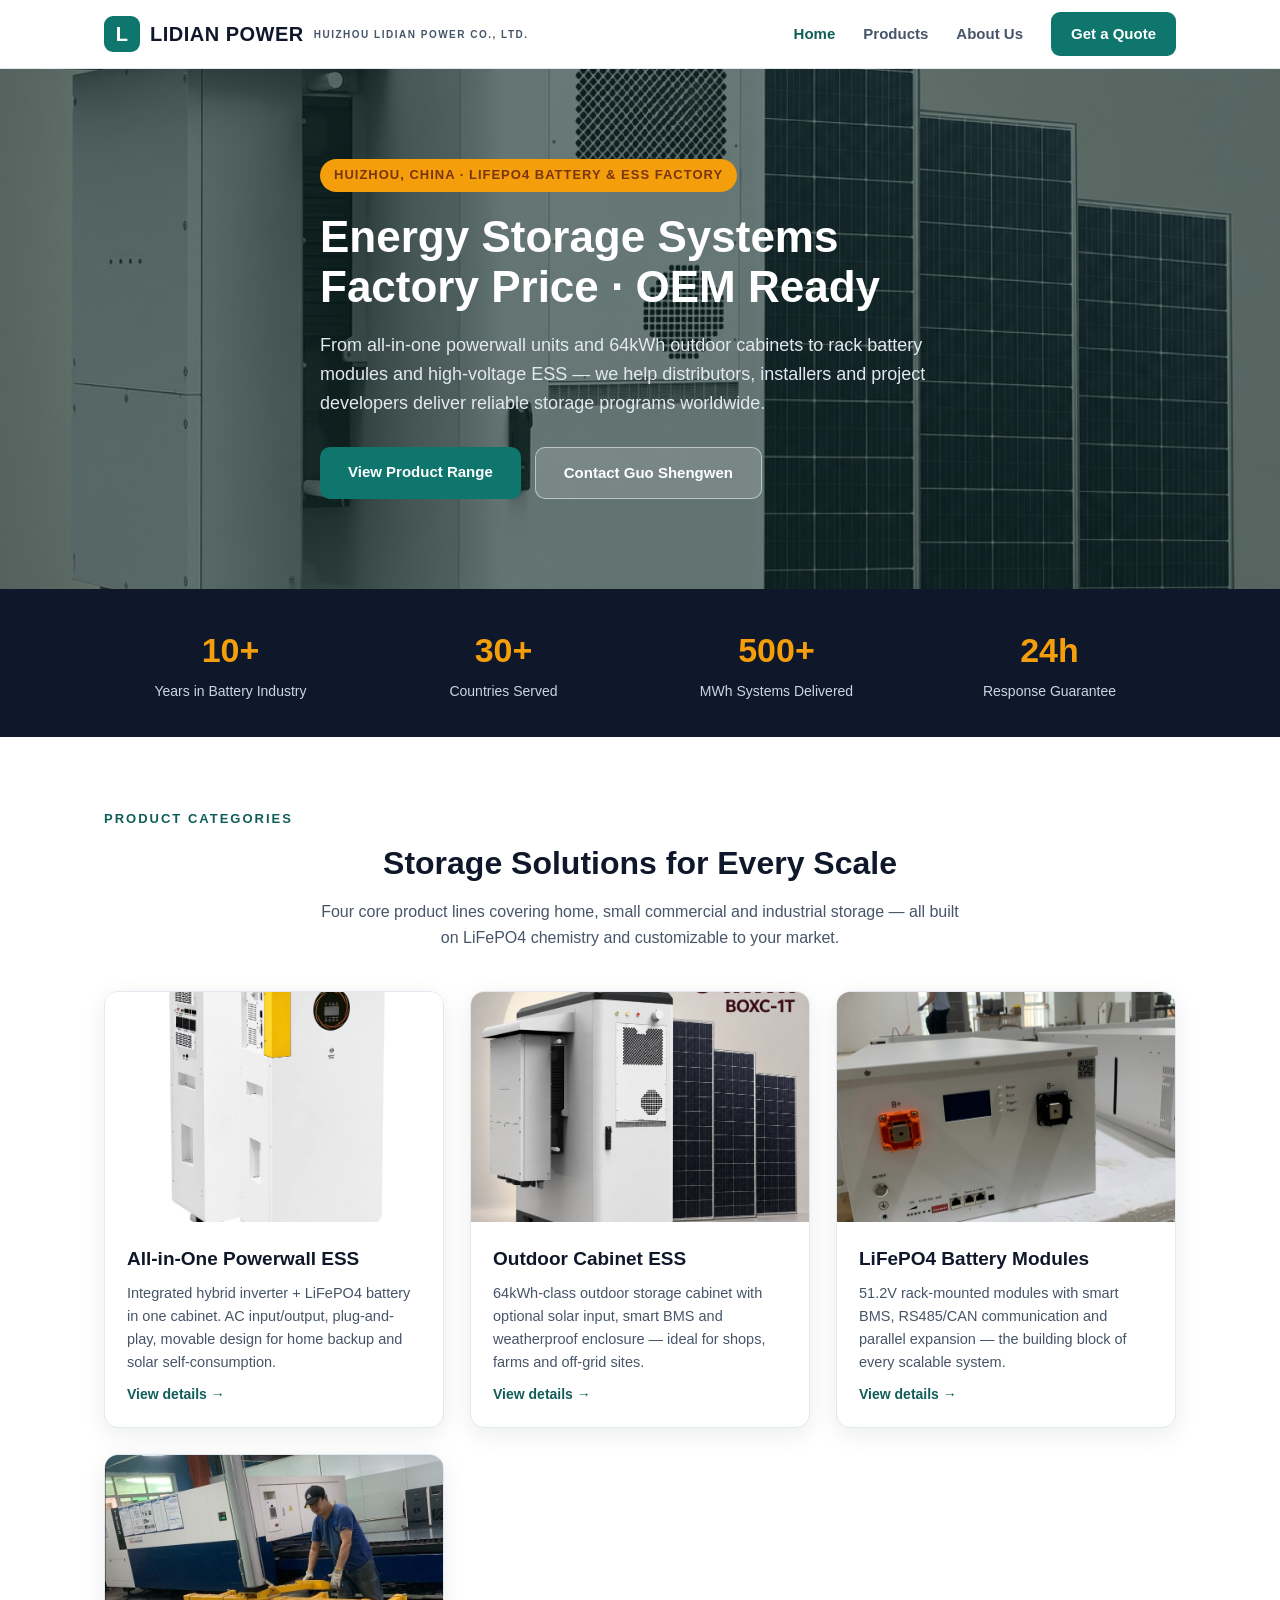
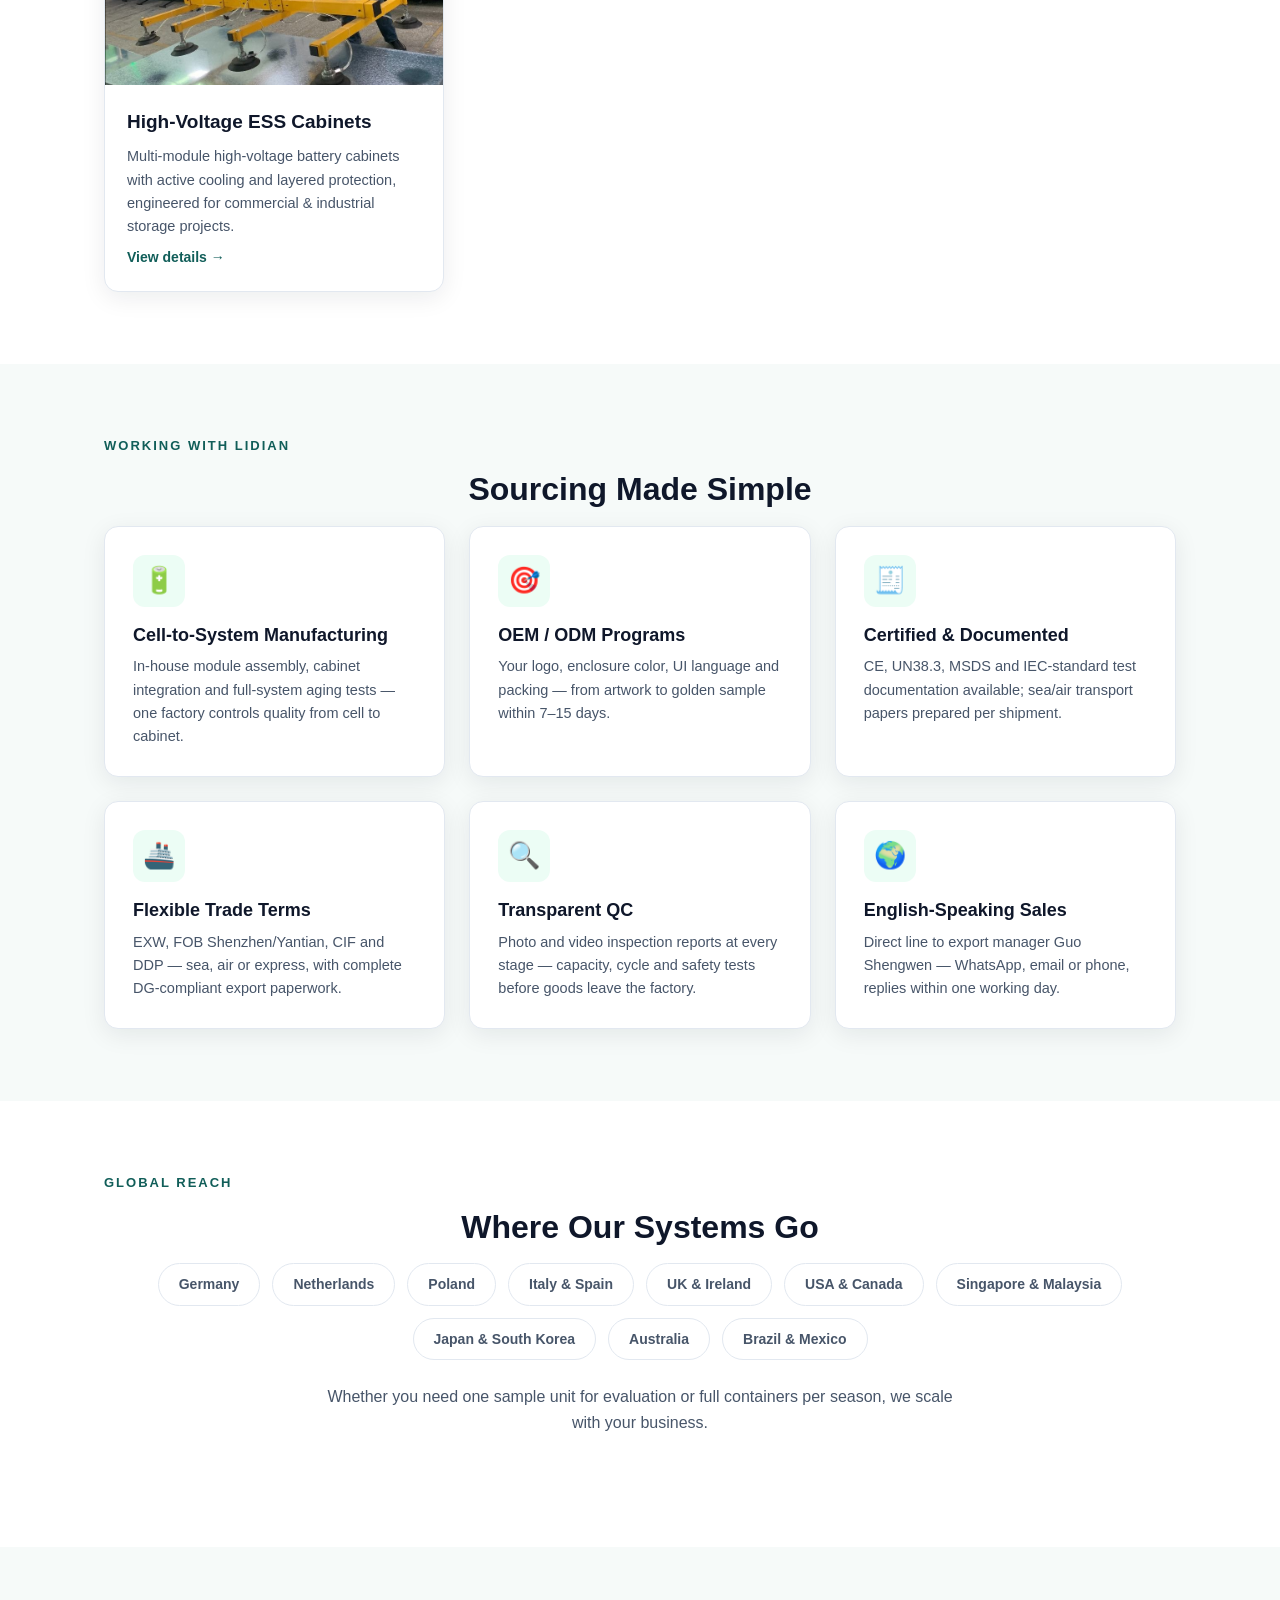
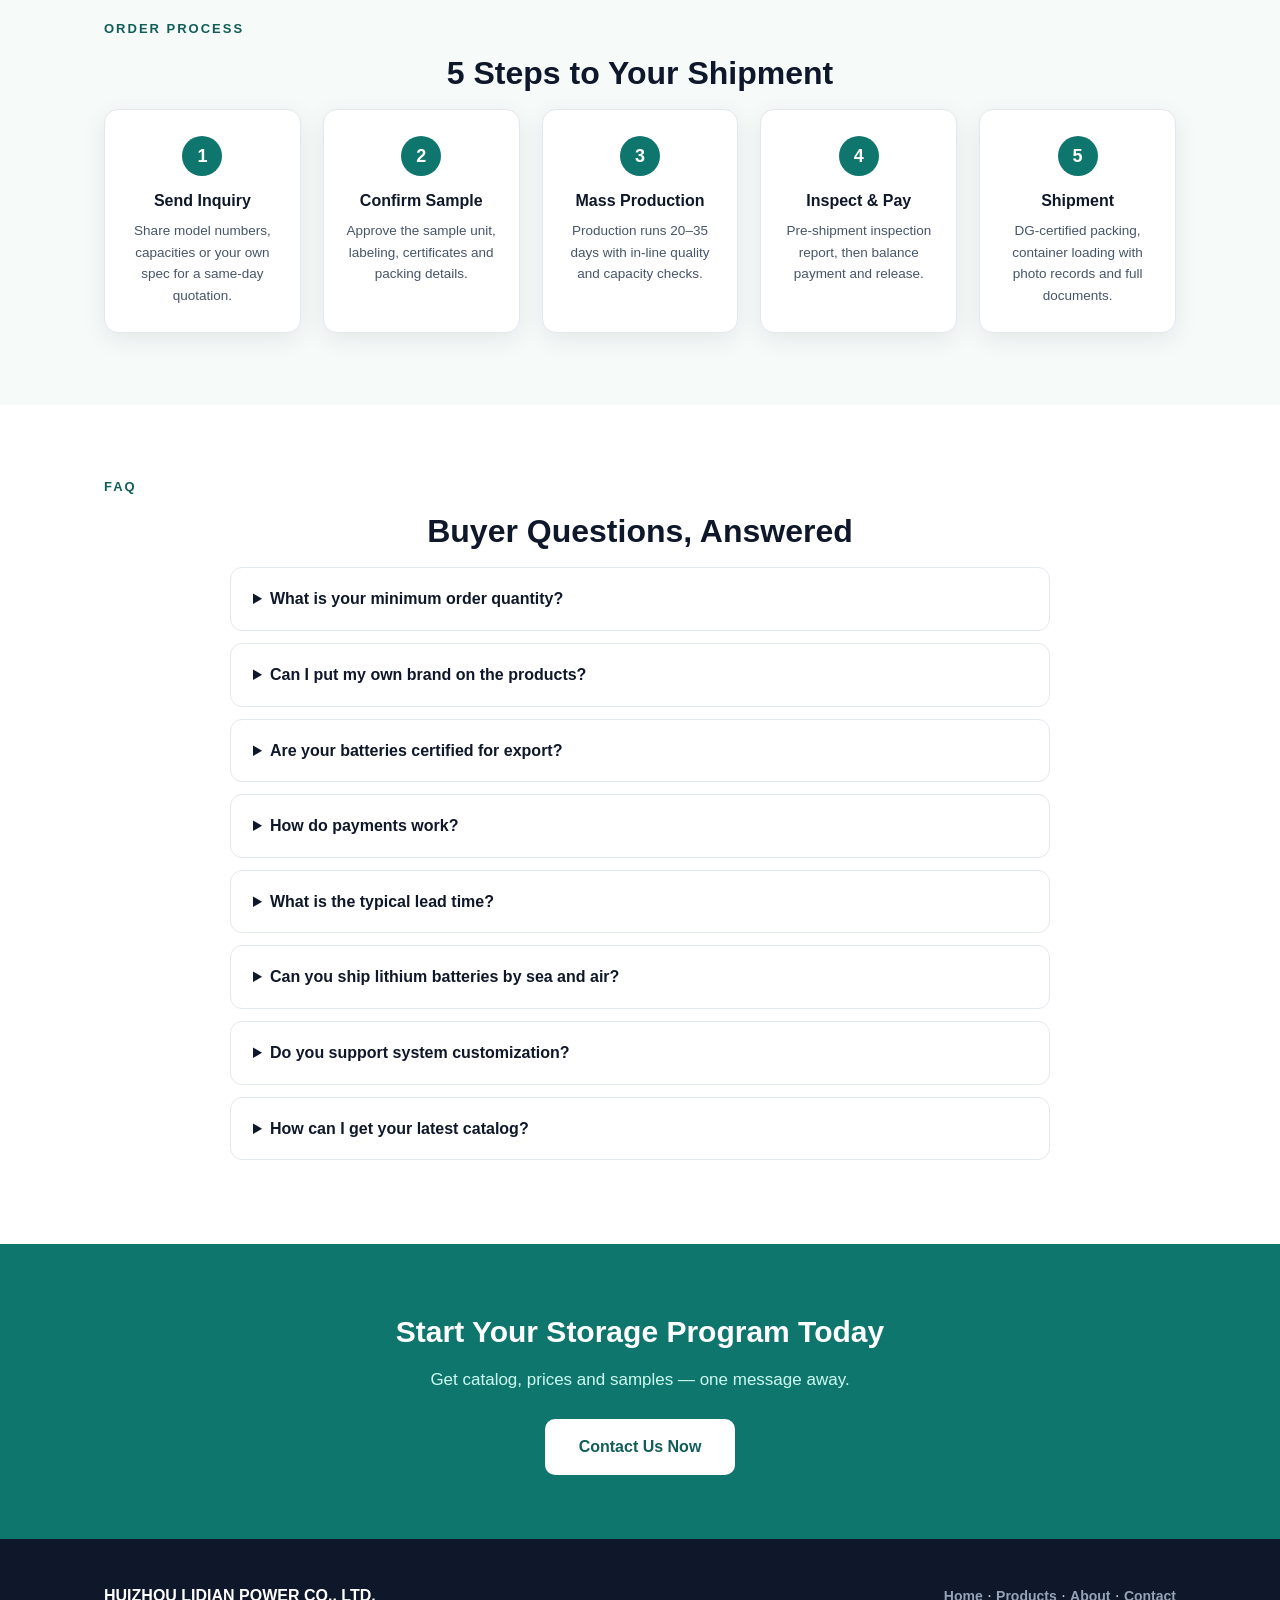
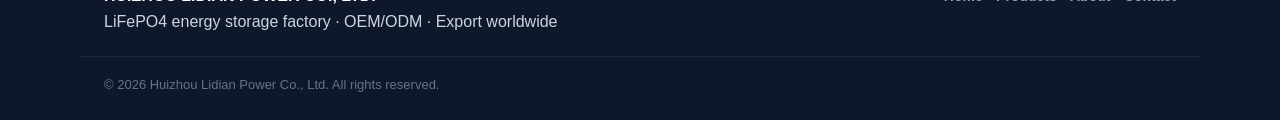
<file: index.html>
<!DOCTYPE html>
<html lang="en">
<head>
<meta charset="UTF-8">
<meta name="viewport" content="width=device-width, initial-scale=1.0">
<title>LiFePO4 Energy Storage Manufacturer &amp; OEM Supplier | LIDIAN POWER — Huizhou Lidian Power Co., Ltd.</title>
<meta name="description" content="Huizhou Lidian Power Co., Ltd. manufactures LiFePO4 energy storage systems: all-in-one powerwall ESS, 64kWh outdoor cabinet ESS, rack battery modules and high-voltage ESS cabinets. OEM/ODM, factory-direct, export worldwide.">
<link rel="icon" href="data:image/svg+xml,%3Csvg xmlns='http://www.w3.org/2000/svg' viewBox='0 0 32 32'%3E%3Crect width='32' height='32' rx='6' fill='%230f766e'/%3E%3Ctext x='16' y='22' font-size='15' font-family='Arial' font-weight='bold' fill='white' text-anchor='middle'%3EL%3C/text%3E%3C/svg%3E">
<link rel="stylesheet" href="css/style.css">
</head>
<body>

<header class="site-header">
  <div class="container nav-wrap">
    <a href="index.html" class="brand"><span class="brand-mark">L</span> LIDIAN POWER <small>HUIZHOU LIDIAN POWER CO., LTD.</small></a>
    <nav class="nav">
      <a href="index.html" class="active">Home</a>
      <a href="products.html">Products</a>
      <a href="about.html">About Us</a>
      <a href="contact.html" class="nav-cta">Get a Quote</a>
    </nav>
  </div>
</header>

<section class="hero" style="background-image:linear-gradient(rgba(13,42,39,.6),rgba(13,42,39,.6)),url('images/cabinet-64kwh.jpg');">
  <div class="container hero-inner">
    <p class="hero-kicker">Huizhou, China · LiFePO4 Battery &amp; ESS Factory</p>
    <h1>Energy Storage Systems<br>Factory Price · OEM Ready</h1>
    <p class="hero-sub">From all-in-one powerwall units and 64kWh outdoor cabinets to rack battery modules and high-voltage ESS — we help distributors, installers and project developers deliver reliable storage programs worldwide.</p>
    <div class="hero-actions">
      <a href="products.html" class="btn btn-primary">View Product Range</a>
      <a href="contact.html" class="btn btn-ghost">Contact Guo Shengwen</a>
    </div>
  </div>
</section>

<section class="stats-bar">
  <div class="container stats-grid">
    <div><strong>10+</strong><span>Years in Battery Industry</span></div>
    <div><strong>30+</strong><span>Countries Served</span></div>
    <div><strong>500+</strong><span>MWh Systems Delivered</span></div>
    <div><strong>24h</strong><span>Response Guarantee</span></div>
  </div>
</section>

<section class="section">
  <div class="container">
    <p class="section-kicker">Product Categories</p>
    <h2 class="section-title">Storage Solutions for Every Scale</h2>
    <p class="section-sub">Four core product lines covering home, small commercial and industrial storage — all built on LiFePO4 chemistry and customizable to your market.</p>
    <div class="card-grid">
      <a class="product-card" href="products.html#powerwall">
        <img src="images/powerwall-pair.jpg" alt="All-in-one powerwall energy storage system wholesale" loading="lazy">
        <div class="product-card-body">
          <h3>All-in-One Powerwall ESS</h3>
          <p>Integrated hybrid inverter + LiFePO4 battery in one cabinet. AC input/output, plug-and-play, movable design for home backup and solar self-consumption.</p>
          <span class="link-more">View details →</span>
        </div>
      </a>
      <a class="product-card" href="products.html#cabinet">
        <img src="images/cabinet-64kwh.jpg" alt="64kWh outdoor cabinet energy storage system" loading="lazy">
        <div class="product-card-body">
          <h3>Outdoor Cabinet ESS</h3>
          <p>64kWh-class outdoor storage cabinet with optional solar input, smart BMS and weatherproof enclosure — ideal for shops, farms and off-grid sites.</p>
          <span class="link-more">View details →</span>
        </div>
      </a>
      <a class="product-card" href="products.html#modules">
        <img src="images/battery-module.jpg" alt="LiFePO4 rack battery module manufacturer" loading="lazy">
        <div class="product-card-body">
          <h3>LiFePO4 Battery Modules</h3>
          <p>51.2V rack-mounted modules with smart BMS, RS485/CAN communication and parallel expansion — the building block of every scalable system.</p>
          <span class="link-more">View details →</span>
        </div>
      </a>
      <a class="product-card" href="products.html#hv-cabinet">
        <img src="images/battery-cabinet-inner.jpg" alt="High-voltage battery ESS cabinet wholesale" loading="lazy">
        <div class="product-card-body">
          <h3>High-Voltage ESS Cabinets</h3>
          <p>Multi-module high-voltage battery cabinets with active cooling and layered protection, engineered for commercial &amp; industrial storage projects.</p>
          <span class="link-more">View details →</span>
        </div>
      </a>
    </div>
  </div>
</section>

<section class="section section-alt">
  <div class="container">
    <p class="section-kicker">Working With Lidian</p>
    <h2 class="section-title">Sourcing Made Simple</h2>
    <div class="feature-grid">
      <div class="feature-card"><div class="feature-icon">🔋</div><h3>Cell-to-System Manufacturing</h3><p>In-house module assembly, cabinet integration and full-system aging tests — one factory controls quality from cell to cabinet.</p></div>
      <div class="feature-card"><div class="feature-icon">🎯</div><h3>OEM / ODM Programs</h3><p>Your logo, enclosure color, UI language and packing — from artwork to golden sample within 7–15 days.</p></div>
      <div class="feature-card"><div class="feature-icon">🧾</div><h3>Certified &amp; Documented</h3><p>CE, UN38.3, MSDS and IEC-standard test documentation available; sea/air transport papers prepared per shipment.</p></div>
      <div class="feature-card"><div class="feature-icon">🚢</div><h3>Flexible Trade Terms</h3><p>EXW, FOB Shenzhen/Yantian, CIF and DDP — sea, air or express, with complete DG-compliant export paperwork.</p></div>
      <div class="feature-card"><div class="feature-icon">🔍</div><h3>Transparent QC</h3><p>Photo and video inspection reports at every stage — capacity, cycle and safety tests before goods leave the factory.</p></div>
      <div class="feature-card"><div class="feature-icon">🌍</div><h3>English-Speaking Sales</h3><p>Direct line to export manager Guo Shengwen — WhatsApp, email or phone, replies within one working day.</p></div>
    </div>
  </div>
</section>

<section class="section">
  <div class="container">
    <p class="section-kicker">Global Reach</p>
    <h2 class="section-title">Where Our Systems Go</h2>
    <div class="chips">
      <span class="chip">Germany</span><span class="chip">Netherlands</span><span class="chip">Poland</span><span class="chip">Italy &amp; Spain</span><span class="chip">UK &amp; Ireland</span><span class="chip">USA &amp; Canada</span><span class="chip">Singapore &amp; Malaysia</span><span class="chip">Japan &amp; South Korea</span><span class="chip">Australia</span><span class="chip">Brazil &amp; Mexico</span>
    </div>
    <p class="section-sub" style="margin-top:24px;">Whether you need one sample unit for evaluation or full containers per season, we scale with your business.</p>
  </div>
</section>

<section class="section section-alt">
  <div class="container">
    <p class="section-kicker">Order Process</p>
    <h2 class="section-title">5 Steps to Your Shipment</h2>
    <div class="steps">
      <div class="step"><span class="step-num">1</span><h3>Send Inquiry</h3><p>Share model numbers, capacities or your own spec for a same-day quotation.</p></div>
      <div class="step"><span class="step-num">2</span><h3>Confirm Sample</h3><p>Approve the sample unit, labeling, certificates and packing details.</p></div>
      <div class="step"><span class="step-num">3</span><h3>Mass Production</h3><p>Production runs 20–35 days with in-line quality and capacity checks.</p></div>
      <div class="step"><span class="step-num">4</span><h3>Inspect &amp; Pay</h3><p>Pre-shipment inspection report, then balance payment and release.</p></div>
      <div class="step"><span class="step-num">5</span><h3>Shipment</h3><p>DG-certified packing, container loading with photo records and full documents.</p></div>
    </div>
  </div>
</section>

<section class="section">
  <div class="container">
    <p class="section-kicker">FAQ</p>
    <h2 class="section-title">Buyer Questions, Answered</h2>
    <div class="faq">
      <details><summary>What is your minimum order quantity?</summary><p>MOQ starts from 1 unit for sample evaluation and 5–10 units for trial orders. Mixed containers combining different models are welcome.</p></details>
      <details><summary>Can I put my own brand on the products?</summary><p>Yes. We offer logo printing, custom enclosure colors, branded UI/labels and retail packing. OEM orders above agreed quantities carry no extra branding cost.</p></details>
      <details><summary>Are your batteries certified for export?</summary><p>Our LiFePO4 systems are built with grade-A cells and come with CE marking, UN38.3 test summary, MSDS and transport declarations. Third-party test reports can be arranged per model and market.</p></details>
      <details><summary>How do payments work?</summary><p>Standard terms are T/T with 30% deposit and balance against B/L copy. L/C at sight is available for orders above USD 50,000.</p></details>
      <details><summary>What is the typical lead time?</summary><p>20–35 days after sample approval and deposit, depending on model and quantity. Peak season (August–November) may need an extra 5–10 days.</p></details>
      <details><summary>Can you ship lithium batteries by sea and air?</summary><p>Yes. We ship Class 9 lithium battery cargo with UN38.3, proper DG packing and declarations. Sea freight (LCL/FCL) is routine; air freight is arranged case by case.</p></details>
      <details><summary>Do you support system customization?</summary><p>Absolutely — capacity, voltage platform, inverter matching, cabinet size, communication protocols (RS485/CAN/Bluetooth) and monitoring software can all be tailored.</p></details>
      <details><summary>How can I get your latest catalog?</summary><p>Email or message us on WhatsApp — we will send the full catalog with FOB prices and packing details within 24 hours.</p></details>
    </div>
  </div>
</section>

<section class="cta-band">
  <div class="container cta-inner">
    <h2>Start Your Storage Program Today</h2>
    <p>Get catalog, prices and samples — one message away.</p>
    <a href="contact.html" class="btn btn-primary btn-lg">Contact Us Now</a>
  </div>
</section>

<footer class="site-footer">
  <div class="container footer-wrap">
    <div>
      <strong>HUIZHOU LIDIAN POWER CO., LTD.</strong>
      <p>LiFePO4 energy storage factory · OEM/ODM · Export worldwide</p>
    </div>
    <div class="footer-links">
      <a href="index.html">Home</a> · <a href="products.html">Products</a> · <a href="about.html">About</a> · <a href="contact.html">Contact</a>
    </div>
  </div>
  <div class="container copyright">© 2026 Huizhou Lidian Power Co., Ltd. All rights reserved.</div>
</footer>

<script src="js/main.js"></script>
</body>
</html>
</file>
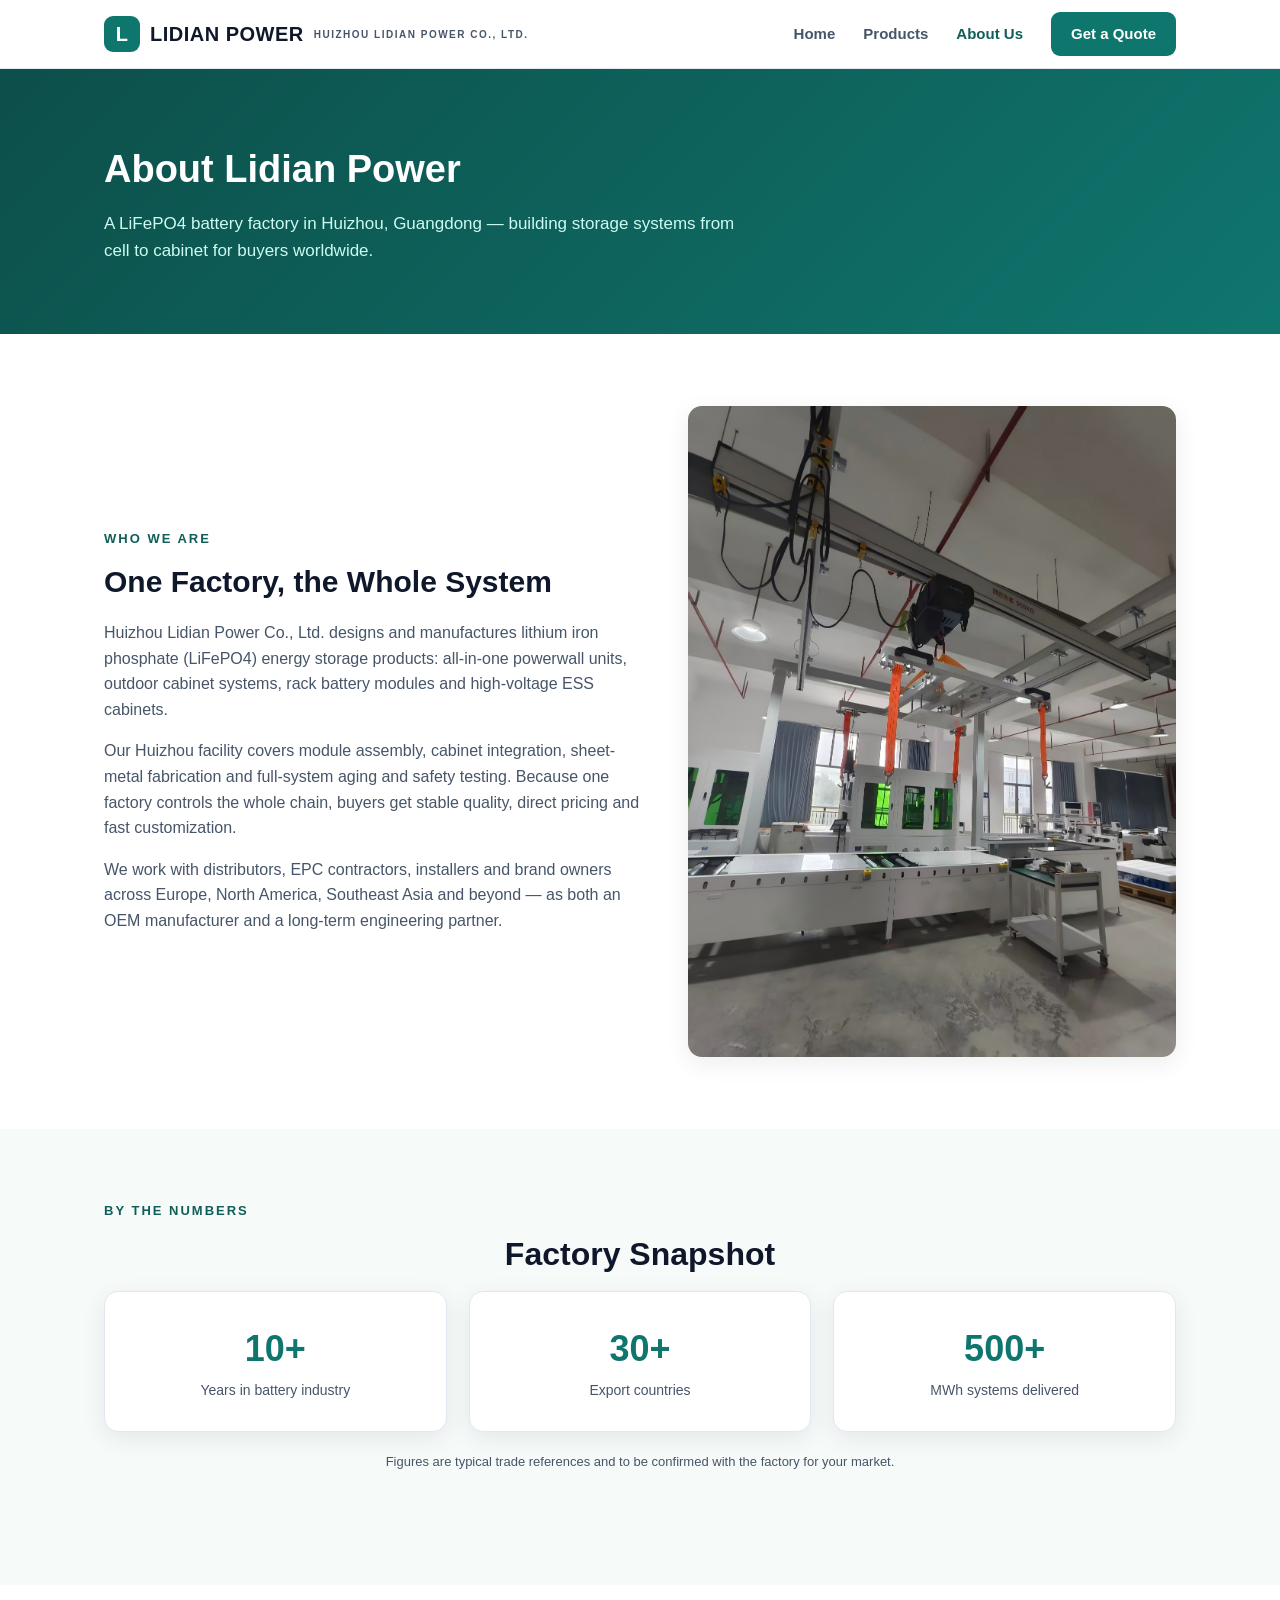
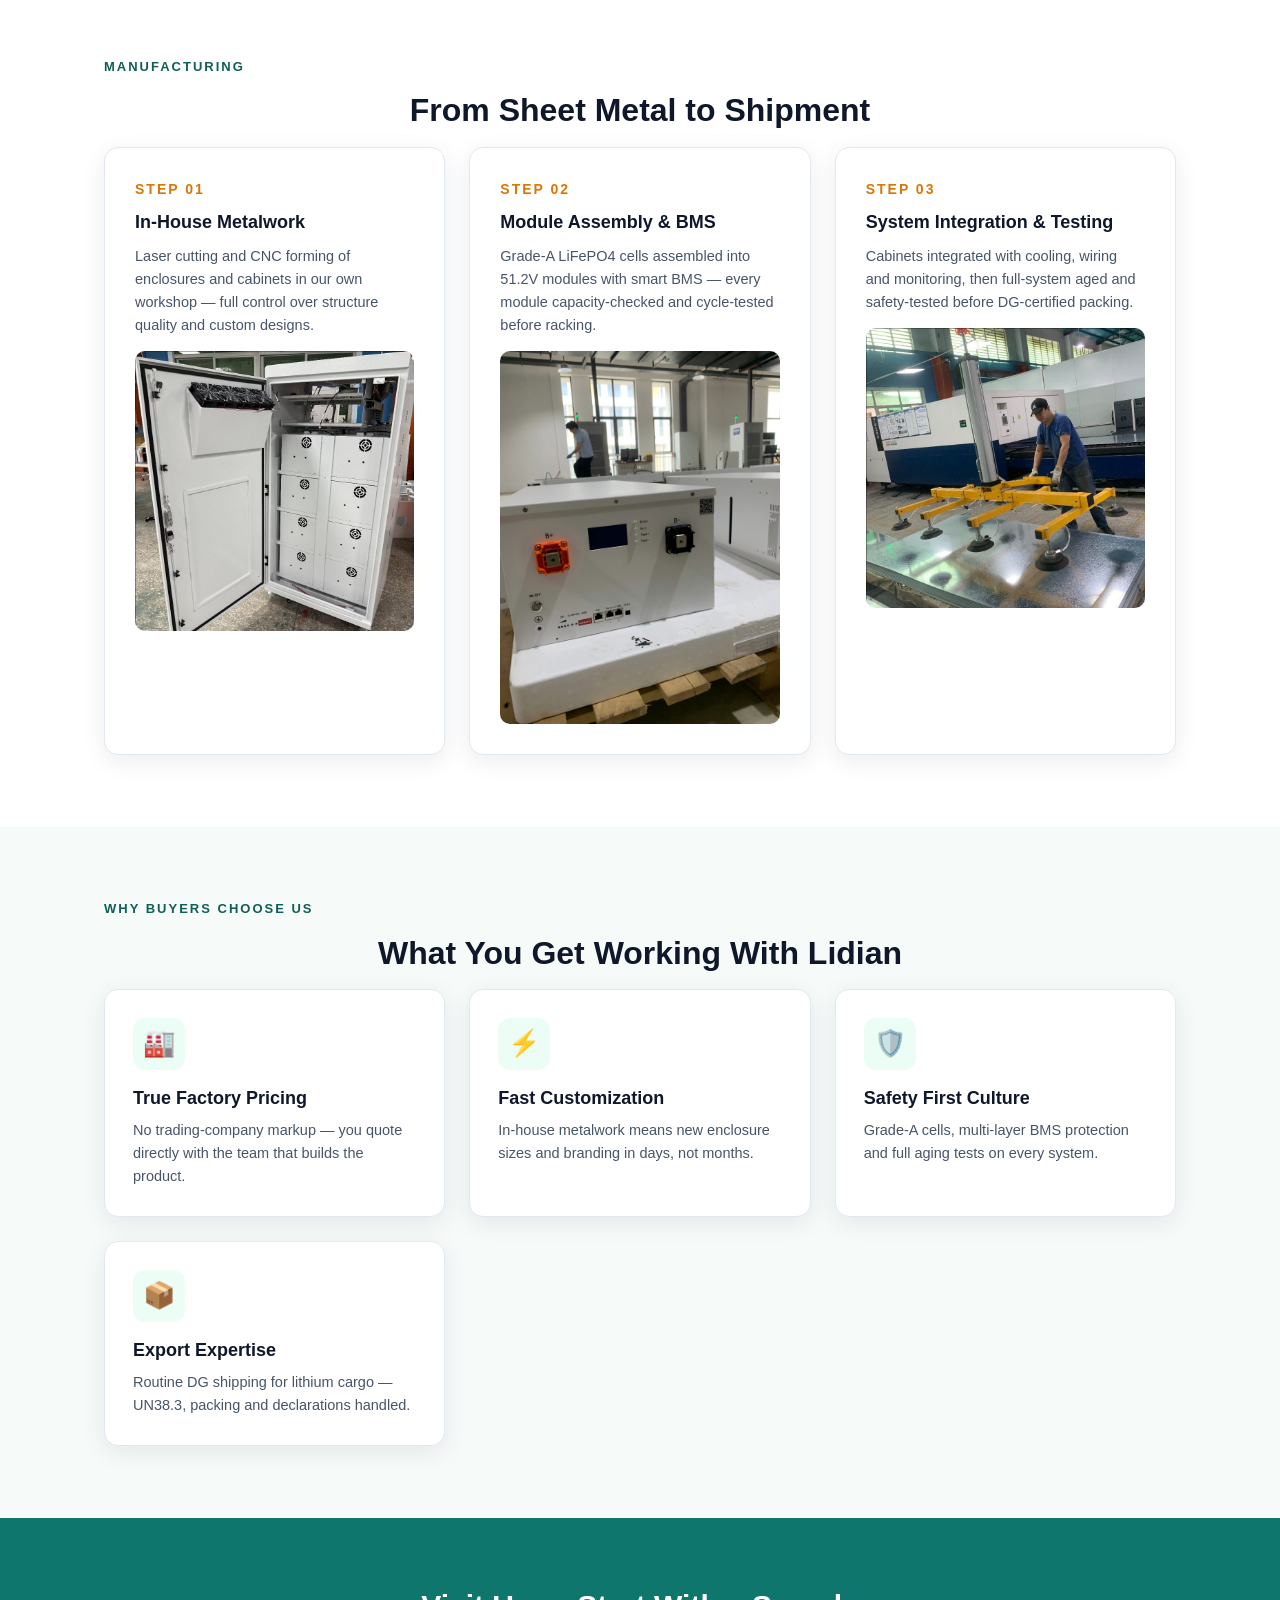
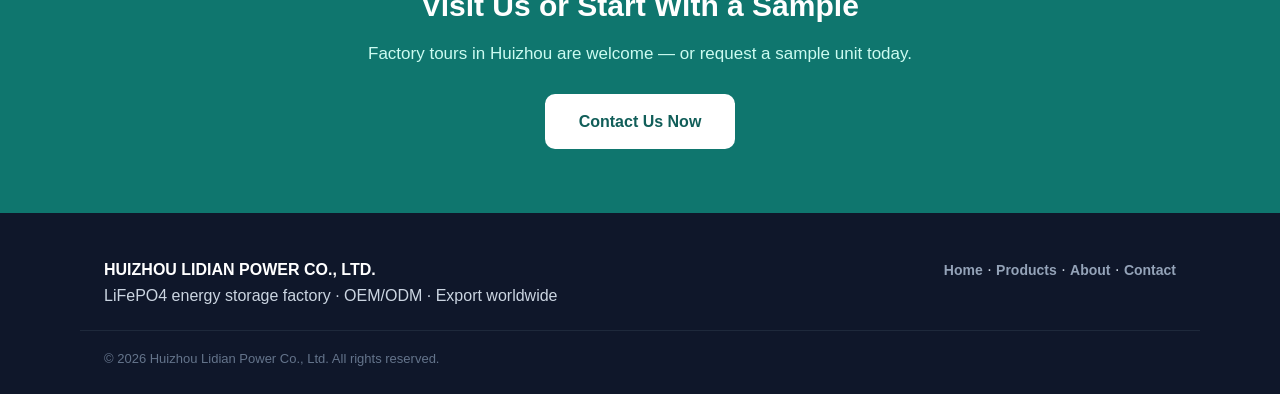
<file: about.html>
<!DOCTYPE html>
<html lang="en">
<head>
<meta charset="UTF-8">
<meta name="viewport" content="width=device-width, initial-scale=1.0">
<title>About Us | LIDIAN POWER — Huizhou Lidian Power Co., Ltd.</title>
<meta name="description" content="Huizhou Lidian Power Co., Ltd. is a LiFePO4 battery and energy storage system factory in Huizhou, Guangdong — in-house module assembly, cabinet integration and full-system testing. OEM/ODM partner for global buyers.">
<link rel="icon" href="data:image/svg+xml,%3Csvg xmlns='http://www.w3.org/2000/svg' viewBox='0 0 32 32'%3E%3Crect width='32' height='32' rx='6' fill='%230f766e'/%3E%3Ctext x='16' y='22' font-size='15' font-family='Arial' font-weight='bold' fill='white' text-anchor='middle'%3EL%3C/text%3E%3C/svg%3E">
<link rel="stylesheet" href="css/style.css">
</head>
<body>

<header class="site-header">
  <div class="container nav-wrap">
    <a href="index.html" class="brand"><span class="brand-mark">L</span> LIDIAN POWER <small>HUIZHOU LIDIAN POWER CO., LTD.</small></a>
    <nav class="nav">
      <a href="index.html">Home</a>
      <a href="products.html">Products</a>
      <a href="about.html" class="active">About Us</a>
      <a href="contact.html" class="nav-cta">Get a Quote</a>
    </nav>
  </div>
</header>

<section class="page-hero" style="background:linear-gradient(135deg,#0d4f4a,#0f766e);">
  <div class="container">
    <h1>About Lidian Power</h1>
    <p>A LiFePO4 battery factory in Huizhou, Guangdong — building storage systems from cell to cabinet for buyers worldwide.</p>
  </div>
</section>

<section class="section">
  <div class="container split">
    <div>
      <p class="section-kicker">Who We Are</p>
      <h2 style="font-size:30px;margin-bottom:14px;">One Factory, the Whole System</h2>
      <p style="color:var(--slate);margin-bottom:16px;">Huizhou Lidian Power Co., Ltd. designs and manufactures lithium iron phosphate (LiFePO4) energy storage products: all-in-one powerwall units, outdoor cabinet systems, rack battery modules and high-voltage ESS cabinets.</p>
      <p style="color:var(--slate);margin-bottom:16px;">Our Huizhou facility covers module assembly, cabinet integration, sheet-metal fabrication and full-system aging and safety testing. Because one factory controls the whole chain, buyers get stable quality, direct pricing and fast customization.</p>
      <p style="color:var(--slate);">We work with distributors, EPC contractors, installers and brand owners across Europe, North America, Southeast Asia and beyond — as both an OEM manufacturer and a long-term engineering partner.</p>
    </div>
    <img class="split-img" src="images/factory-line.jpg" alt="Lidian Power production line in Huizhou factory">
  </div>
</section>

<section class="section section-alt">
  <div class="container">
    <p class="section-kicker">By the Numbers</p>
    <h2 class="section-title">Factory Snapshot</h2>
    <div class="num-grid">
      <div class="num-card"><strong>10+</strong><span>Years in battery industry</span></div>
      <div class="num-card"><strong>30+</strong><span>Export countries</span></div>
      <div class="num-card"><strong>500+</strong><span>MWh systems delivered</span></div>
    </div>
    <p class="section-sub" style="margin-top:20px;font-size:13px;">Figures are typical trade references and to be confirmed with the factory for your market.</p>
  </div>
</section>

<section class="section">
  <div class="container">
    <p class="section-kicker">Manufacturing</p>
    <h2 class="section-title">From Sheet Metal to Shipment</h2>
    <div class="qc-grid">
      <div class="qc-card">
        <div class="qc-num">STEP 01</div>
        <h3>In-House Metalwork</h3>
        <p>Laser cutting and CNC forming of enclosures and cabinets in our own workshop — full control over structure quality and custom designs.</p>
        <img src="images/factory-laser.jpg" alt="Laser cutting workshop" loading="lazy" style="border-radius:10px;margin-top:14px;">
      </div>
      <div class="qc-card">
        <div class="qc-num">STEP 02</div>
        <h3>Module Assembly &amp; BMS</h3>
        <p>Grade-A LiFePO4 cells assembled into 51.2V modules with smart BMS — every module capacity-checked and cycle-tested before racking.</p>
        <img src="images/battery-module.jpg" alt="Battery module assembly" loading="lazy" style="border-radius:10px;margin-top:14px;">
      </div>
      <div class="qc-card">
        <div class="qc-num">STEP 03</div>
        <h3>System Integration &amp; Testing</h3>
        <p>Cabinets integrated with cooling, wiring and monitoring, then full-system aged and safety-tested before DG-certified packing.</p>
        <img src="images/battery-cabinet-inner.jpg" alt="ESS cabinet integration and testing" loading="lazy" style="border-radius:10px;margin-top:14px;">
      </div>
    </div>
  </div>
</section>

<section class="section section-alt">
  <div class="container">
    <p class="section-kicker">Why Buyers Choose Us</p>
    <h2 class="section-title">What You Get Working With Lidian</h2>
    <div class="feature-grid">
      <div class="feature-card"><div class="feature-icon">🏭</div><h3>True Factory Pricing</h3><p>No trading-company markup — you quote directly with the team that builds the product.</p></div>
      <div class="feature-card"><div class="feature-icon">⚡</div><h3>Fast Customization</h3><p>In-house metalwork means new enclosure sizes and branding in days, not months.</p></div>
      <div class="feature-card"><div class="feature-icon">🛡️</div><h3>Safety First Culture</h3><p>Grade-A cells, multi-layer BMS protection and full aging tests on every system.</p></div>
      <div class="feature-card"><div class="feature-icon">📦</div><h3>Export Expertise</h3><p>Routine DG shipping for lithium cargo — UN38.3, packing and declarations handled.</p></div>
    </div>
  </div>
</section>

<section class="cta-band">
  <div class="container cta-inner">
    <h2>Visit Us or Start With a Sample</h2>
    <p>Factory tours in Huizhou are welcome — or request a sample unit today.</p>
    <a href="contact.html" class="btn btn-primary btn-lg">Contact Us Now</a>
  </div>
</section>

<footer class="site-footer">
  <div class="container footer-wrap">
    <div>
      <strong>HUIZHOU LIDIAN POWER CO., LTD.</strong>
      <p>LiFePO4 energy storage factory · OEM/ODM · Export worldwide</p>
    </div>
    <div class="footer-links">
      <a href="index.html">Home</a> · <a href="products.html">Products</a> · <a href="about.html">About</a> · <a href="contact.html">Contact</a>
    </div>
  </div>
  <div class="container copyright">© 2026 Huizhou Lidian Power Co., Ltd. All rights reserved.</div>
</footer>

<script src="js/main.js"></script>
</body>
</html>
</file>
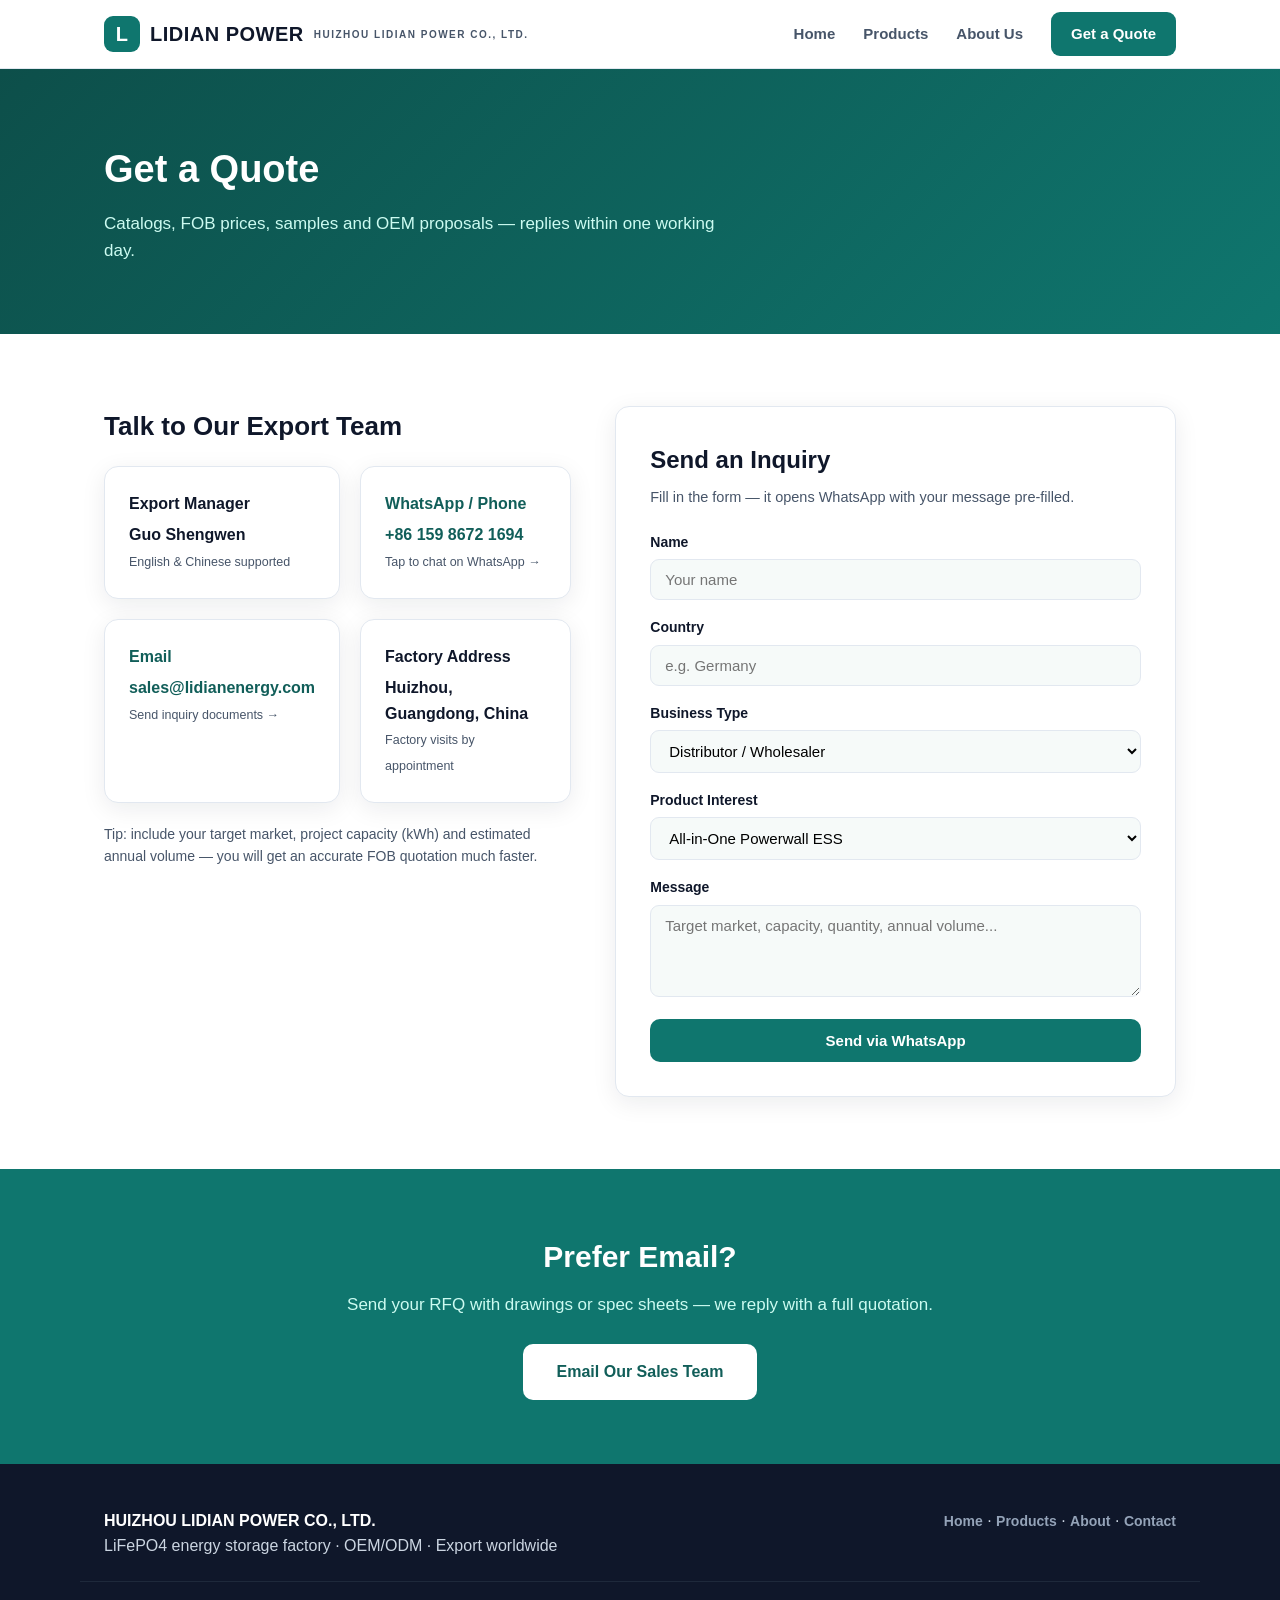
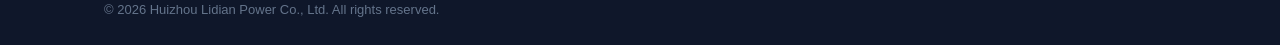
<file: contact.html>
<!DOCTYPE html>
<html lang="en">
<head>
<meta charset="UTF-8">
<meta name="viewport" content="width=device-width, initial-scale=1.0">
<title>Contact Us | LIDIAN POWER — Huizhou Lidian Power Co., Ltd.</title>
<meta name="description" content="Contact LIDIAN POWER for catalogs, FOB pricing and OEM quotations. WhatsApp and email replies within one working day.">
<link rel="icon" href="data:image/svg+xml,%3Csvg xmlns='http://www.w3.org/2000/svg' viewBox='0 0 32 32'%3E%3Crect width='32' height='32' rx='6' fill='%230f766e'/%3E%3Ctext x='16' y='22' font-size='15' font-family='Arial' font-weight='bold' fill='white' text-anchor='middle'%3EL%3C/text%3E%3C/svg%3E">
<link rel="stylesheet" href="css/style.css">
</head>
<body>

<header class="site-header">
  <div class="container nav-wrap">
    <a href="index.html" class="brand"><span class="brand-mark">L</span> LIDIAN POWER <small>HUIZHOU LIDIAN POWER CO., LTD.</small></a>
    <nav class="nav">
      <a href="index.html">Home</a>
      <a href="products.html">Products</a>
      <a href="about.html">About Us</a>
      <a href="contact.html" class="nav-cta active">Get a Quote</a>
    </nav>
  </div>
</header>

<section class="page-hero" style="background:linear-gradient(135deg,#0d4f4a,#0f766e);">
  <div class="container">
    <h1>Get a Quote</h1>
    <p>Catalogs, FOB prices, samples and OEM proposals — replies within one working day.</p>
  </div>
</section>

<section class="section">
  <div class="container contact-grid">
    <div>
      <h2 style="font-size:26px;margin-bottom:18px;">Talk to Our Export Team</h2>
      <div class="contact-cards">
        <div class="contact-card">
          <h3>Export Manager</h3>
          <p>Guo Shengwen</p>
          <small>English &amp; Chinese supported</small>
        </div>
        <a class="contact-card" href="https://wa.me/8615986721694" target="_blank" rel="noopener">
          <h3>WhatsApp / Phone</h3>
          <p>+86 159 8672 1694</p>
          <small>Tap to chat on WhatsApp →</small>
        </a>
        <a class="contact-card" href="mailto:sales@lidianenergy.com">
          <h3>Email</h3>
          <p>sales@lidianenergy.com</p>
          <small>Send inquiry documents →</small>
        </a>
        <div class="contact-card">
          <h3>Factory Address</h3>
          <p>Huizhou, Guangdong, China</p>
          <small>Factory visits by appointment</small>
        </div>
      </div>
      <p style="color:var(--slate);font-size:14px;margin-top:20px;">Tip: include your target market, project capacity (kWh) and estimated annual volume — you will get an accurate FOB quotation much faster.</p>
    </div>
    <div class="contact-form-wrap">
      <h2>Send an Inquiry</h2>
      <p>Fill in the form — it opens WhatsApp with your message pre-filled.</p>
      <form id="inquiry-form" class="contact-form">
        <label>Name
          <input type="text" name="name" required placeholder="Your name">
        </label>
        <label>Country
          <input type="text" name="country" required placeholder="e.g. Germany">
        </label>
        <label>Business Type
          <select name="type">
            <option>Distributor / Wholesaler</option>
            <option>Installer / EPC Contractor</option>
            <option>Brand Owner (OEM)</option>
            <option>Project Developer</option>
            <option>Other</option>
          </select>
        </label>
        <label>Product Interest
          <select name="product">
            <option>All-in-One Powerwall ESS</option>
            <option>64kWh Outdoor Cabinet ESS</option>
            <option>LiFePO4 Rack Battery Modules</option>
            <option>High-Voltage ESS Cabinet</option>
            <option>Custom / Not sure yet</option>
          </select>
        </label>
        <label>Message
          <textarea name="message" rows="4" placeholder="Target market, capacity, quantity, annual volume..."></textarea>
        </label>
        <button type="submit" class="btn btn-primary">Send via WhatsApp</button>
      </form>
    </div>
  </div>
</section>

<section class="cta-band">
  <div class="container cta-inner">
    <h2>Prefer Email?</h2>
    <p>Send your RFQ with drawings or spec sheets — we reply with a full quotation.</p>
    <a href="mailto:sales@lidianenergy.com" class="btn btn-primary btn-lg">Email Our Sales Team</a>
  </div>
</section>

<footer class="site-footer">
  <div class="container footer-wrap">
    <div>
      <strong>HUIZHOU LIDIAN POWER CO., LTD.</strong>
      <p>LiFePO4 energy storage factory · OEM/ODM · Export worldwide</p>
    </div>
    <div class="footer-links">
      <a href="index.html">Home</a> · <a href="products.html">Products</a> · <a href="about.html">About</a> · <a href="contact.html">Contact</a>
    </div>
  </div>
  <div class="container copyright">© 2026 Huizhou Lidian Power Co., Ltd. All rights reserved.</div>
</footer>

<script src="js/main.js"></script>
</body>
</html>
</file>
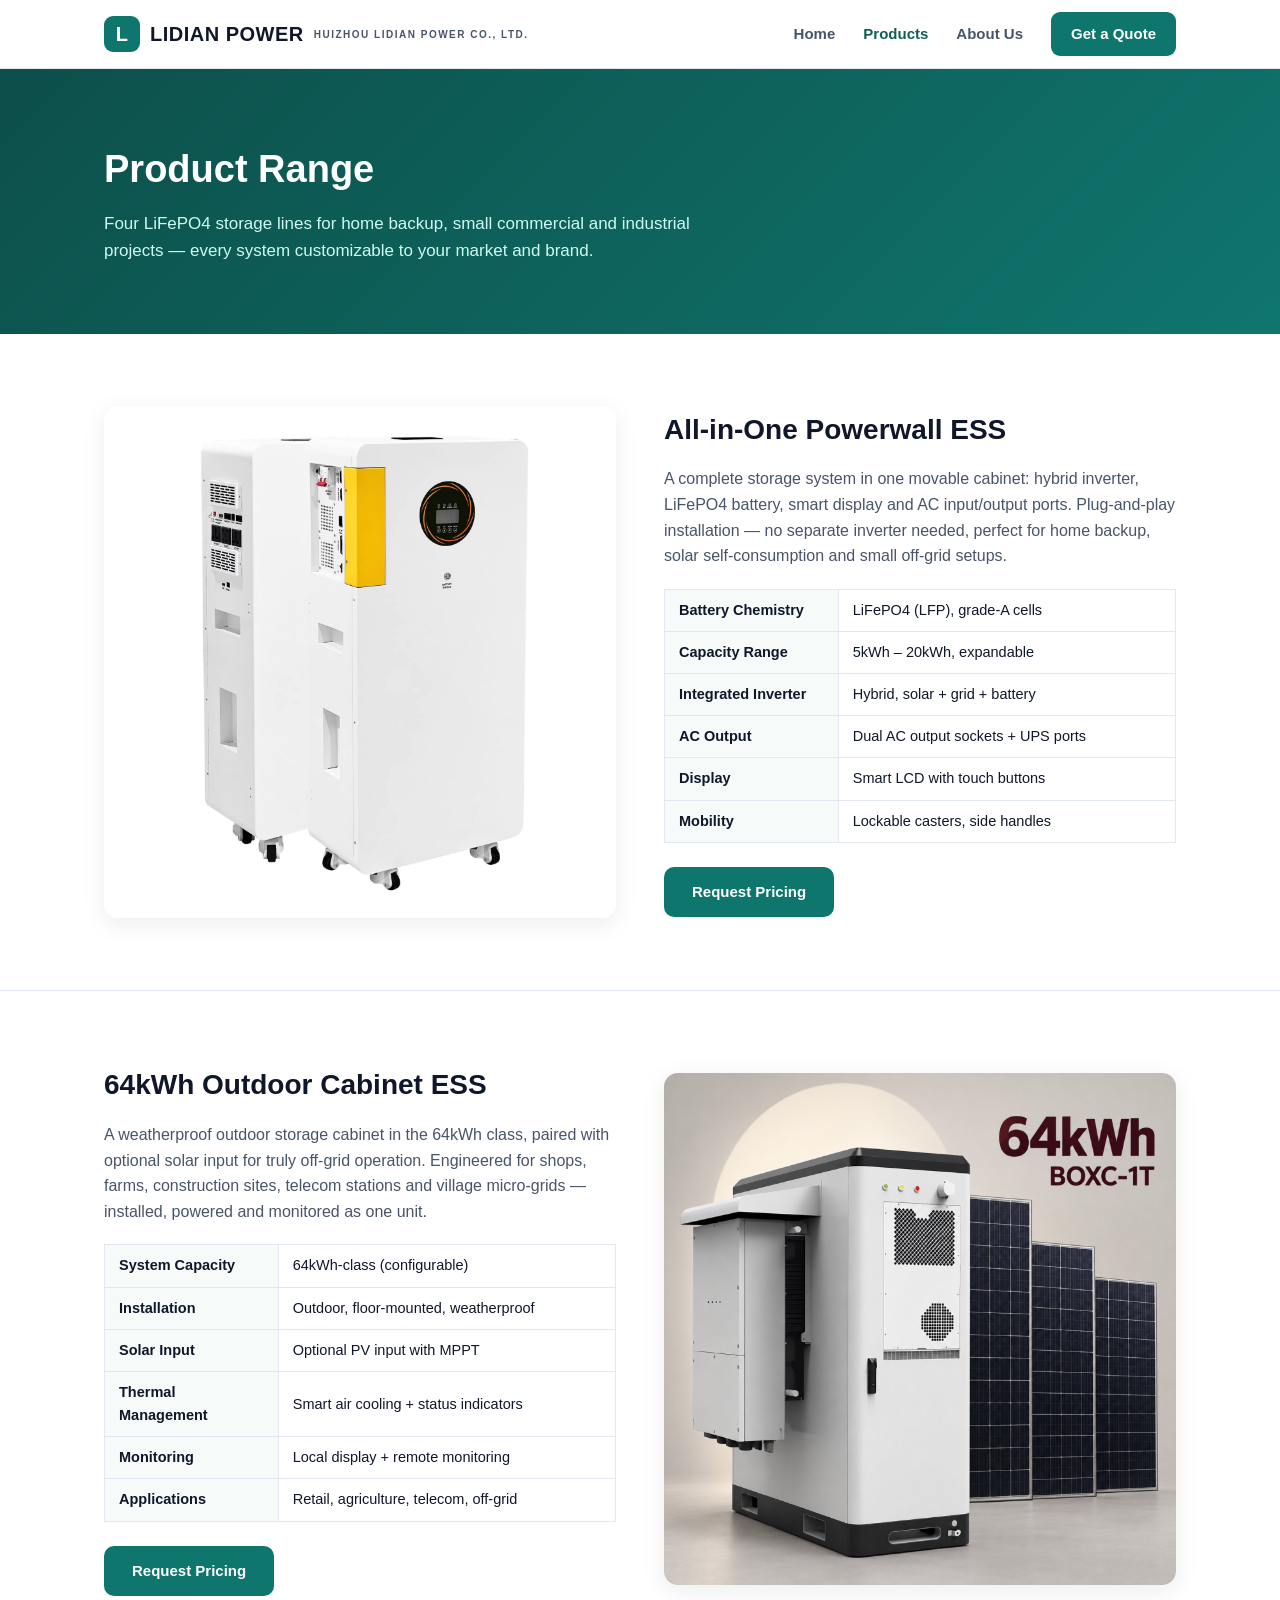
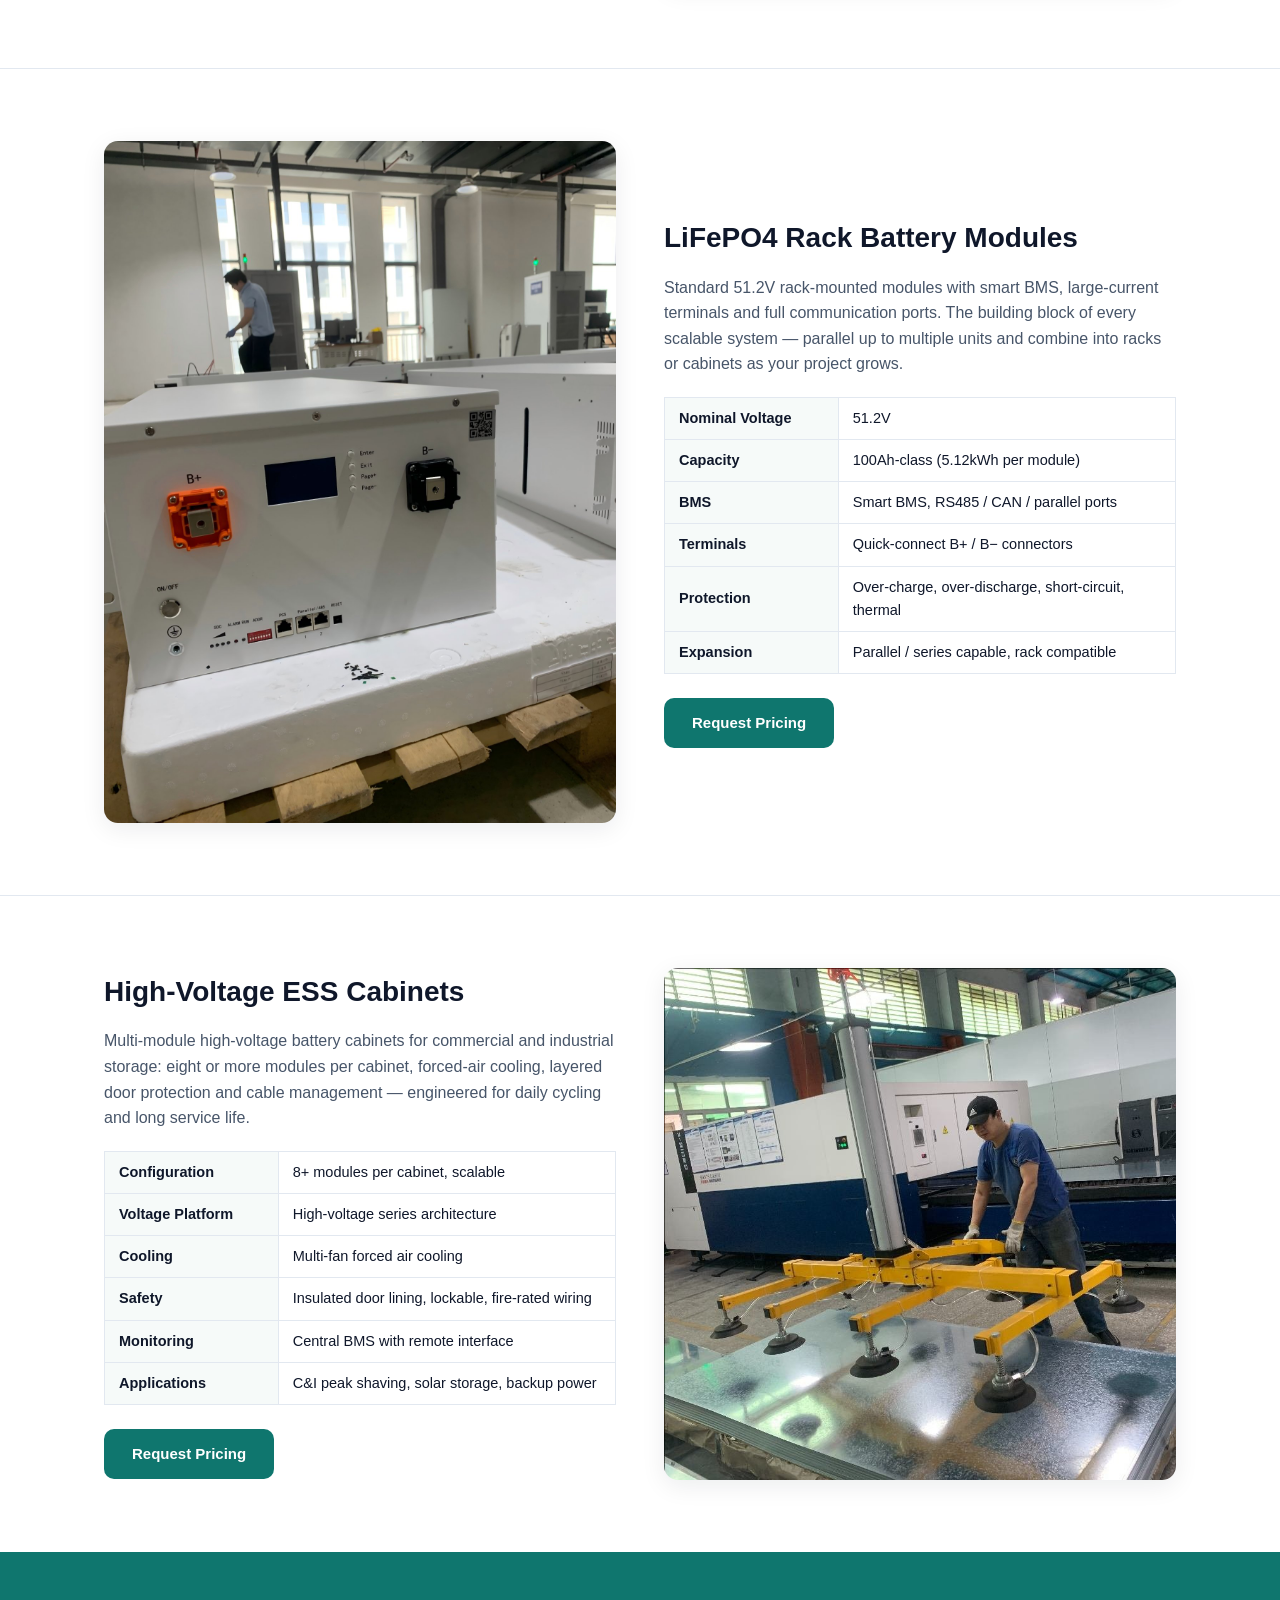
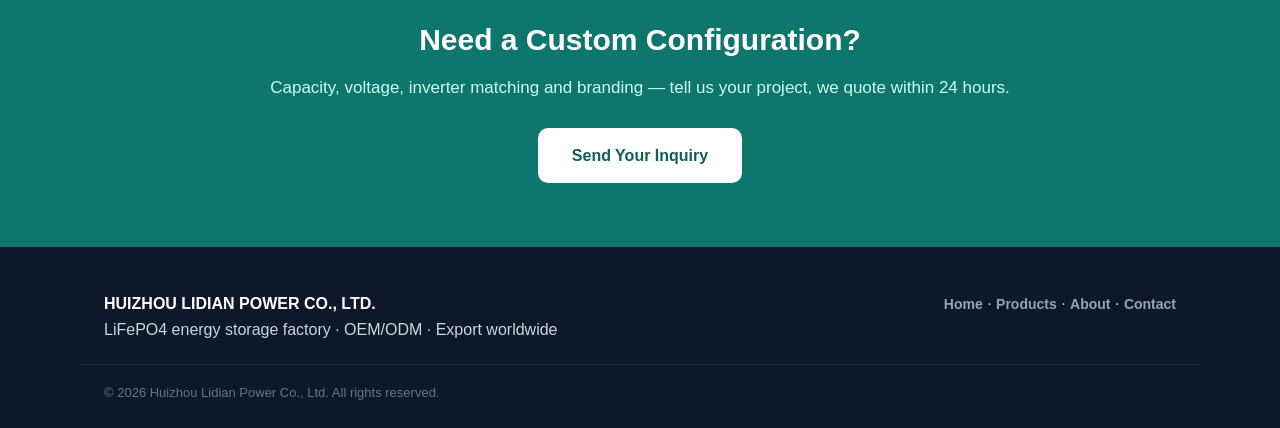
<file: products.html>
<!DOCTYPE html>
<html lang="en">
<head>
<meta charset="UTF-8">
<meta name="viewport" content="width=device-width, initial-scale=1.0">
<title>Products | LIDIAN POWER — LiFePO4 Energy Storage Systems</title>
<meta name="description" content="LIDIAN POWER product range: all-in-one powerwall ESS, 64kWh outdoor cabinet ESS, 51.2V LiFePO4 rack battery modules and high-voltage ESS cabinets. OEM/ODM available.">
<link rel="icon" href="data:image/svg+xml,%3Csvg xmlns='http://www.w3.org/2000/svg' viewBox='0 0 32 32'%3E%3Crect width='32' height='32' rx='6' fill='%230f766e'/%3E%3Ctext x='16' y='22' font-size='15' font-family='Arial' font-weight='bold' fill='white' text-anchor='middle'%3EL%3C/text%3E%3C/svg%3E">
<link rel="stylesheet" href="css/style.css">
</head>
<body>

<header class="site-header">
  <div class="container nav-wrap">
    <a href="index.html" class="brand"><span class="brand-mark">L</span> LIDIAN POWER <small>HUIZHOU LIDIAN POWER CO., LTD.</small></a>
    <nav class="nav">
      <a href="index.html">Home</a>
      <a href="products.html" class="active">Products</a>
      <a href="about.html">About Us</a>
      <a href="contact.html" class="nav-cta">Get a Quote</a>
    </nav>
  </div>
</header>

<section class="page-hero" style="background:linear-gradient(135deg,#0d4f4a,#0f766e);">
  <div class="container">
    <h1>Product Range</h1>
    <p>Four LiFePO4 storage lines for home backup, small commercial and industrial projects — every system customizable to your market and brand.</p>
  </div>
</section>

<section class="section product-section" id="powerwall">
  <div class="container product-split">
    <img src="images/powerwall-pair.jpg" alt="All-in-one powerwall energy storage system">
    <div class="product-info">
      <h2>All-in-One Powerwall ESS</h2>
      <p>A complete storage system in one movable cabinet: hybrid inverter, LiFePO4 battery, smart display and AC input/output ports. Plug-and-play installation — no separate inverter needed, perfect for home backup, solar self-consumption and small off-grid setups.</p>
      <table class="spec">
        <tr><th>Battery Chemistry</th><td>LiFePO4 (LFP), grade-A cells</td></tr>
        <tr><th>Capacity Range</th><td>5kWh – 20kWh, expandable</td></tr>
        <tr><th>Integrated Inverter</th><td>Hybrid, solar + grid + battery</td></tr>
        <tr><th>AC Output</th><td>Dual AC output sockets + UPS ports</td></tr>
        <tr><th>Display</th><td>Smart LCD with touch buttons</td></tr>
        <tr><th>Mobility</th><td>Lockable casters, side handles</td></tr>
      </table>
      <a href="contact.html" class="btn btn-primary">Request Pricing</a>
    </div>
  </div>
</section>

<section class="section product-section" id="cabinet">
  <div class="container product-split reverse">
    <img src="images/cabinet-64kwh.jpg" alt="64kWh outdoor cabinet energy storage system with solar panels">
    <div class="product-info">
      <h2>64kWh Outdoor Cabinet ESS</h2>
      <p>A weatherproof outdoor storage cabinet in the 64kWh class, paired with optional solar input for truly off-grid operation. Engineered for shops, farms, construction sites, telecom stations and village micro-grids — installed, powered and monitored as one unit.</p>
      <table class="spec">
        <tr><th>System Capacity</th><td>64kWh-class (configurable)</td></tr>
        <tr><th>Installation</th><td>Outdoor, floor-mounted, weatherproof</td></tr>
        <tr><th>Solar Input</th><td>Optional PV input with MPPT</td></tr>
        <tr><th>Thermal Management</th><td>Smart air cooling + status indicators</td></tr>
        <tr><th>Monitoring</th><td>Local display + remote monitoring</td></tr>
        <tr><th>Applications</th><td>Retail, agriculture, telecom, off-grid</td></tr>
      </table>
      <a href="contact.html" class="btn btn-primary">Request Pricing</a>
    </div>
  </div>
</section>

<section class="section product-section" id="modules">
  <div class="container product-split">
    <img src="images/battery-module.jpg" alt="51.2V LiFePO4 rack battery module with BMS">
    <div class="product-info">
      <h2>LiFePO4 Rack Battery Modules</h2>
      <p>Standard 51.2V rack-mounted modules with smart BMS, large-current terminals and full communication ports. The building block of every scalable system — parallel up to multiple units and combine into racks or cabinets as your project grows.</p>
      <table class="spec">
        <tr><th>Nominal Voltage</th><td>51.2V</td></tr>
        <tr><th>Capacity</th><td>100Ah-class (5.12kWh per module)</td></tr>
        <tr><th>BMS</th><td>Smart BMS, RS485 / CAN / parallel ports</td></tr>
        <tr><th>Terminals</th><td>Quick-connect B+ / B− connectors</td></tr>
        <tr><th>Protection</th><td>Over-charge, over-discharge, short-circuit, thermal</td></tr>
        <tr><th>Expansion</th><td>Parallel / series capable, rack compatible</td></tr>
      </table>
      <a href="contact.html" class="btn btn-primary">Request Pricing</a>
    </div>
  </div>
</section>

<section class="section" id="hv-cabinet">
  <div class="container product-split reverse">
    <img src="images/battery-cabinet-inner.jpg" alt="High-voltage battery ESS cabinet with cooling fans">
    <div class="product-info">
      <h2>High-Voltage ESS Cabinets</h2>
      <p>Multi-module high-voltage battery cabinets for commercial and industrial storage: eight or more modules per cabinet, forced-air cooling, layered door protection and cable management — engineered for daily cycling and long service life.</p>
      <table class="spec">
        <tr><th>Configuration</th><td>8+ modules per cabinet, scalable</td></tr>
        <tr><th>Voltage Platform</th><td>High-voltage series architecture</td></tr>
        <tr><th>Cooling</th><td>Multi-fan forced air cooling</td></tr>
        <tr><th>Safety</th><td>Insulated door lining, lockable, fire-rated wiring</td></tr>
        <tr><th>Monitoring</th><td>Central BMS with remote interface</td></tr>
        <tr><th>Applications</th><td>C&amp;I peak shaving, solar storage, backup power</td></tr>
      </table>
      <a href="contact.html" class="btn btn-primary">Request Pricing</a>
    </div>
  </div>
</section>

<section class="cta-band">
  <div class="container cta-inner">
    <h2>Need a Custom Configuration?</h2>
    <p>Capacity, voltage, inverter matching and branding — tell us your project, we quote within 24 hours.</p>
    <a href="contact.html" class="btn btn-primary btn-lg">Send Your Inquiry</a>
  </div>
</section>

<footer class="site-footer">
  <div class="container footer-wrap">
    <div>
      <strong>HUIZHOU LIDIAN POWER CO., LTD.</strong>
      <p>LiFePO4 energy storage factory · OEM/ODM · Export worldwide</p>
    </div>
    <div class="footer-links">
      <a href="index.html">Home</a> · <a href="products.html">Products</a> · <a href="about.html">About</a> · <a href="contact.html">Contact</a>
    </div>
  </div>
  <div class="container copyright">© 2026 Huizhou Lidian Power Co., Ltd. All rights reserved.</div>
</footer>

<script src="js/main.js"></script>
</body>
</html>
</file>
<file: css/style.css>
/* ================= LIDIAN POWER — B2B Site ================= */
:root{
  --teal:#0f766e;
  --teal-dark:#115e59;
  --amber:#f59e0b;
  --amber-dark:#d97706;
  --ink:#0f172a;
  --slate:#475569;
  --line:#e2e8f0;
  --bg-alt:#f6faf9;
  --white:#ffffff;
  --radius:14px;
  --shadow:0 6px 24px rgba(15,23,42,.08);
}
*{margin:0;padding:0;box-sizing:border-box;}
html{scroll-behavior:smooth;}
body{
  font-family:-apple-system,BlinkMacSystemFont,"Segoe UI","PingFang SC","Hiragino Sans GB","Microsoft YaHei",Helvetica,Arial,sans-serif;
  color:var(--ink);background:var(--white);line-height:1.6;
  -webkit-font-smoothing:antialiased;
}
img{max-width:100%;display:block;}
a{color:var(--teal-dark);text-decoration:none;}
.container{max-width:1120px;margin:0 auto;padding:0 24px;}
.section{padding:72px 0;}
.section-alt{background:var(--bg-alt);}

/* ---------- Header ---------- */
.site-header{
  position:sticky;top:0;z-index:50;background:rgba(255,255,255,.95);
  backdrop-filter:blur(8px);border-bottom:1px solid var(--line);
}
.nav-wrap{display:flex;align-items:center;justify-content:space-between;height:68px;}
.brand{font-weight:800;font-size:20px;color:var(--ink);display:flex;align-items:center;gap:10px;letter-spacing:.5px;}
.brand small{font-size:10px;font-weight:600;color:var(--slate);letter-spacing:1.5px;display:block;line-height:1.1;}
.brand-mark{
  background:var(--teal);color:#fff;width:36px;height:36px;border-radius:9px;
  display:flex;align-items:center;justify-content:center;font-size:20px;flex-shrink:0;
}
.nav{display:flex;align-items:center;gap:28px;}
.nav a{color:var(--slate);font-weight:600;font-size:15px;}
.nav a.active,.nav a:hover{color:var(--teal-dark);}
.nav-cta{
  background:var(--teal);color:#fff!important;padding:10px 20px;border-radius:9px;
}
.nav-cta:hover{background:var(--teal-dark);}

/* ---------- Hero ---------- */
.hero{
  min-height:520px;display:flex;align-items:center;
  background-size:cover;background-position:center;color:#fff;
}
.hero-inner{padding:90px 24px;max-width:820px;}
.hero-kicker{
  display:inline-block;background:var(--amber);color:#78350f;font-size:13px;
  font-weight:700;letter-spacing:1px;text-transform:uppercase;
  padding:6px 14px;border-radius:999px;margin-bottom:20px;
}
.hero h1{font-size:44px;line-height:1.15;margin-bottom:18px;font-weight:800;}
.hero-sub{font-size:18px;color:#e2e8f0;max-width:640px;margin-bottom:30px;}
.hero-actions{display:flex;gap:14px;flex-wrap:wrap;}
.btn{
  display:inline-block;font-weight:700;font-size:15px;padding:13px 28px;
  border-radius:10px;transition:.2s;border:none;cursor:pointer;
}
.btn-primary{background:var(--teal);color:#fff!important;}
.btn-primary:hover{background:var(--teal-dark);transform:translateY(-1px);}
.btn-ghost{background:rgba(255,255,255,.14);color:#fff!important;border:1px solid rgba(255,255,255,.5);}
.btn-ghost:hover{background:rgba(255,255,255,.24);}
.btn-lg{padding:15px 34px;font-size:16px;}

/* ---------- Stats bar ---------- */
.stats-bar{background:var(--ink);color:#fff;padding:34px 0;}
.stats-grid{display:grid;grid-template-columns:repeat(4,1fr);gap:20px;text-align:center;}
.stats-grid strong{display:block;font-size:34px;color:var(--amber);font-weight:800;}
.stats-grid span{font-size:14px;color:#cbd5e1;}

/* ---------- Section headers ---------- */
.section-kicker{
  color:var(--teal-dark);font-weight:800;font-size:13px;letter-spacing:2px;
  text-transform:uppercase;margin-bottom:8px;
}
.section-title{font-size:32px;font-weight:800;margin-bottom:10px;text-align:center;}
.section-sub{text-align:center;color:var(--slate);max-width:640px;margin:0 auto 40px;}

/* ---------- Product cards ---------- */
.card-grid{display:grid;grid-template-columns:repeat(auto-fit,minmax(250px,1fr));gap:26px;}
.product-card{
  background:#fff;border:1px solid var(--line);border-radius:var(--radius);
  overflow:hidden;box-shadow:var(--shadow);transition:.2s;color:var(--ink);
  display:flex;flex-direction:column;
}
.product-card:hover{transform:translateY(-4px);box-shadow:0 12px 32px rgba(15,23,42,.14);}
.product-card img{height:230px;object-fit:cover;width:100%;}
.product-card-body{padding:22px;display:flex;flex-direction:column;gap:8px;flex:1;}
.product-card-body h3{font-size:19px;font-weight:800;}
.product-card-body p{color:var(--slate);font-size:14.5px;flex:1;}
.link-more{color:var(--teal-dark);font-weight:700;font-size:14px;}

/* ---------- Feature grid ---------- */
.feature-grid{display:grid;grid-template-columns:repeat(auto-fit,minmax(300px,1fr));gap:24px;}
.feature-card{
  background:#fff;border:1px solid var(--line);border-radius:var(--radius);
  padding:28px;box-shadow:var(--shadow);
}
.feature-icon{
  width:52px;height:52px;border-radius:12px;background:#ecfdf5;
  display:flex;align-items:center;justify-content:center;font-size:26px;margin-bottom:14px;
}
.feature-card h3{font-size:18px;margin-bottom:6px;}
.feature-card p{color:var(--slate);font-size:14.5px;}

/* ---------- Chips ---------- */
.chips{display:flex;flex-wrap:wrap;gap:12px;justify-content:center;}
.chip{
  background:#fff;border:1px solid var(--line);border-radius:999px;
  padding:9px 20px;font-weight:600;font-size:14px;color:var(--slate);
}

/* ---------- Steps ---------- */
.steps{display:grid;grid-template-columns:repeat(auto-fit,minmax(180px,1fr));gap:22px;}
.step{
  background:#fff;border:1px solid var(--line);border-radius:var(--radius);
  padding:26px 22px;text-align:center;box-shadow:var(--shadow);
}
.step-num{
  display:inline-flex;width:40px;height:40px;border-radius:50%;
  background:var(--teal);color:#fff;font-weight:800;font-size:18px;
  align-items:center;justify-content:center;margin-bottom:12px;
}
.step h3{font-size:16px;margin-bottom:6px;}
.step p{font-size:13.5px;color:var(--slate);}

/* ---------- FAQ ---------- */
.faq{max-width:820px;margin:0 auto;}
.faq details{
  background:#fff;border:1px solid var(--line);border-radius:12px;
  padding:18px 22px;margin-bottom:12px;
}
.faq summary{font-weight:700;cursor:pointer;font-size:16px;}
.faq details[open]{border-color:var(--teal);}
.faq p{margin-top:10px;color:var(--slate);font-size:15px;}

/* ---------- Page hero ---------- */
.page-hero{
  background:linear-gradient(135deg,#0d4f4a,#0f766e);color:#fff;padding:70px 0;
}
.page-hero h1{font-size:38px;margin-bottom:10px;}
.page-hero p{color:#ccfbf1;max-width:640px;font-size:17px;}

/* ---------- Product split ---------- */
.product-section{border-bottom:1px solid var(--line);}
.product-split{display:grid;grid-template-columns:1fr 1fr;gap:48px;align-items:center;}
.product-split img{border-radius:var(--radius);box-shadow:var(--shadow);}
.product-split.reverse .product-info{order:1;}
.product-split.reverse img{order:2;}
.product-info h2{font-size:28px;margin-bottom:14px;}
.product-info>p{color:var(--slate);margin-bottom:20px;}
table.spec{width:100%;border-collapse:collapse;margin-bottom:24px;font-size:14.5px;}
table.spec th,table.spec td{border:1px solid var(--line);padding:9px 14px;text-align:left;}
table.spec th{background:var(--bg-alt);width:34%;font-weight:700;}

/* ---------- About split / numbers ---------- */
.split{display:grid;grid-template-columns:1.1fr 1fr;gap:48px;align-items:center;}
.split-img{border-radius:var(--radius);box-shadow:var(--shadow);}
.num-grid{display:grid;grid-template-columns:repeat(3,1fr);gap:22px;}
.num-card{
  background:#fff;border:1px solid var(--line);border-radius:var(--radius);
  padding:28px;text-align:center;box-shadow:var(--shadow);
}
.num-card strong{display:block;font-size:36px;color:var(--teal);font-weight:800;}
.num-card span{color:var(--slate);font-size:14px;}

/* ---------- QC ---------- */
.qc-grid{display:grid;grid-template-columns:repeat(3,1fr);gap:24px;}
.qc-card{
  background:#fff;border:1px solid var(--line);border-radius:var(--radius);
  padding:30px;box-shadow:var(--shadow);
}
.qc-num{font-size:14px;font-weight:800;color:var(--amber-dark);letter-spacing:2px;}
.qc-card h3{margin:8px 0 8px;font-size:18px;}
.qc-card p{color:var(--slate);font-size:14.5px;}

/* ---------- Contact ---------- */
.contact-grid{display:grid;grid-template-columns:1fr 1.2fr;gap:44px;align-items:start;}
.contact-cards{display:grid;grid-template-columns:1fr 1fr;gap:20px;}
.contact-card{
  background:#fff;border:1px solid var(--line);border-radius:var(--radius);
  padding:24px;box-shadow:var(--shadow);
}
.contact-card h3{font-size:16px;margin-bottom:6px;}
.contact-card p{font-weight:700;}
.contact-card small{color:var(--slate);font-size:12.5px;}
.contact-form-wrap{
  background:#fff;border:1px solid var(--line);border-radius:var(--radius);
  padding:34px;box-shadow:var(--shadow);
}
.contact-form-wrap h2{font-size:24px;margin-bottom:6px;}
.contact-form-wrap>p{color:var(--slate);margin-bottom:22px;font-size:14.5px;}
.contact-form label{display:block;font-weight:600;font-size:14px;margin-bottom:16px;}
.contact-form input,.contact-form select,.contact-form textarea{
  width:100%;margin-top:6px;padding:11px 14px;border:1px solid var(--line);
  border-radius:9px;font-size:15px;font-family:inherit;background:var(--bg-alt);
}
.contact-form input:focus,.contact-form textarea:focus,.contact-form select:focus{
  outline:2px solid var(--teal);border-color:var(--teal);
}
.contact-form .btn{width:100%;}

/* ---------- CTA band ---------- */
.cta-band{background:var(--teal);color:#fff;padding:64px 0;text-align:center;}
.cta-inner h2{font-size:30px;margin-bottom:10px;}
.cta-inner p{color:#ccfbf1;margin-bottom:26px;font-size:17px;}
.cta-band .btn-primary{background:#fff;color:var(--teal-dark)!important;}
.cta-band .btn-primary:hover{background:#ccfbf1;}

/* ---------- Footer ---------- */
.site-footer{background:var(--ink);color:#cbd5e1;padding:44px 0 24px;}
.footer-wrap{display:flex;justify-content:space-between;gap:24px;flex-wrap:wrap;padding-bottom:22px;border-bottom:1px solid #1e293b;}
.site-footer strong{color:#fff;}
.footer-links a{color:#94a3b8;font-weight:600;font-size:14px;}
.footer-links a:hover{color:var(--amber);}
.copyright{padding-top:18px;font-size:13px;color:#64748b;}

/* ---------- Responsive ---------- */
@media (max-width:900px){
  .hero h1{font-size:32px;}
  .product-split,.split,.contact-grid{grid-template-columns:1fr;}
  .product-split.reverse .product-info{order:0;}
  .product-split.reverse img{order:0;}
  .stats-grid{grid-template-columns:repeat(2,1fr);}
  .num-grid{grid-template-columns:repeat(2,1fr);}
  .qc-grid{grid-template-columns:1fr;}
  .nav{gap:16px;}
  .nav a:not(.nav-cta){display:none;}
  .section-title{text-align:left;}
  .section-sub{text-align:left;margin-left:0;}
  .chips{justify-content:flex-start;}
}
</file>
